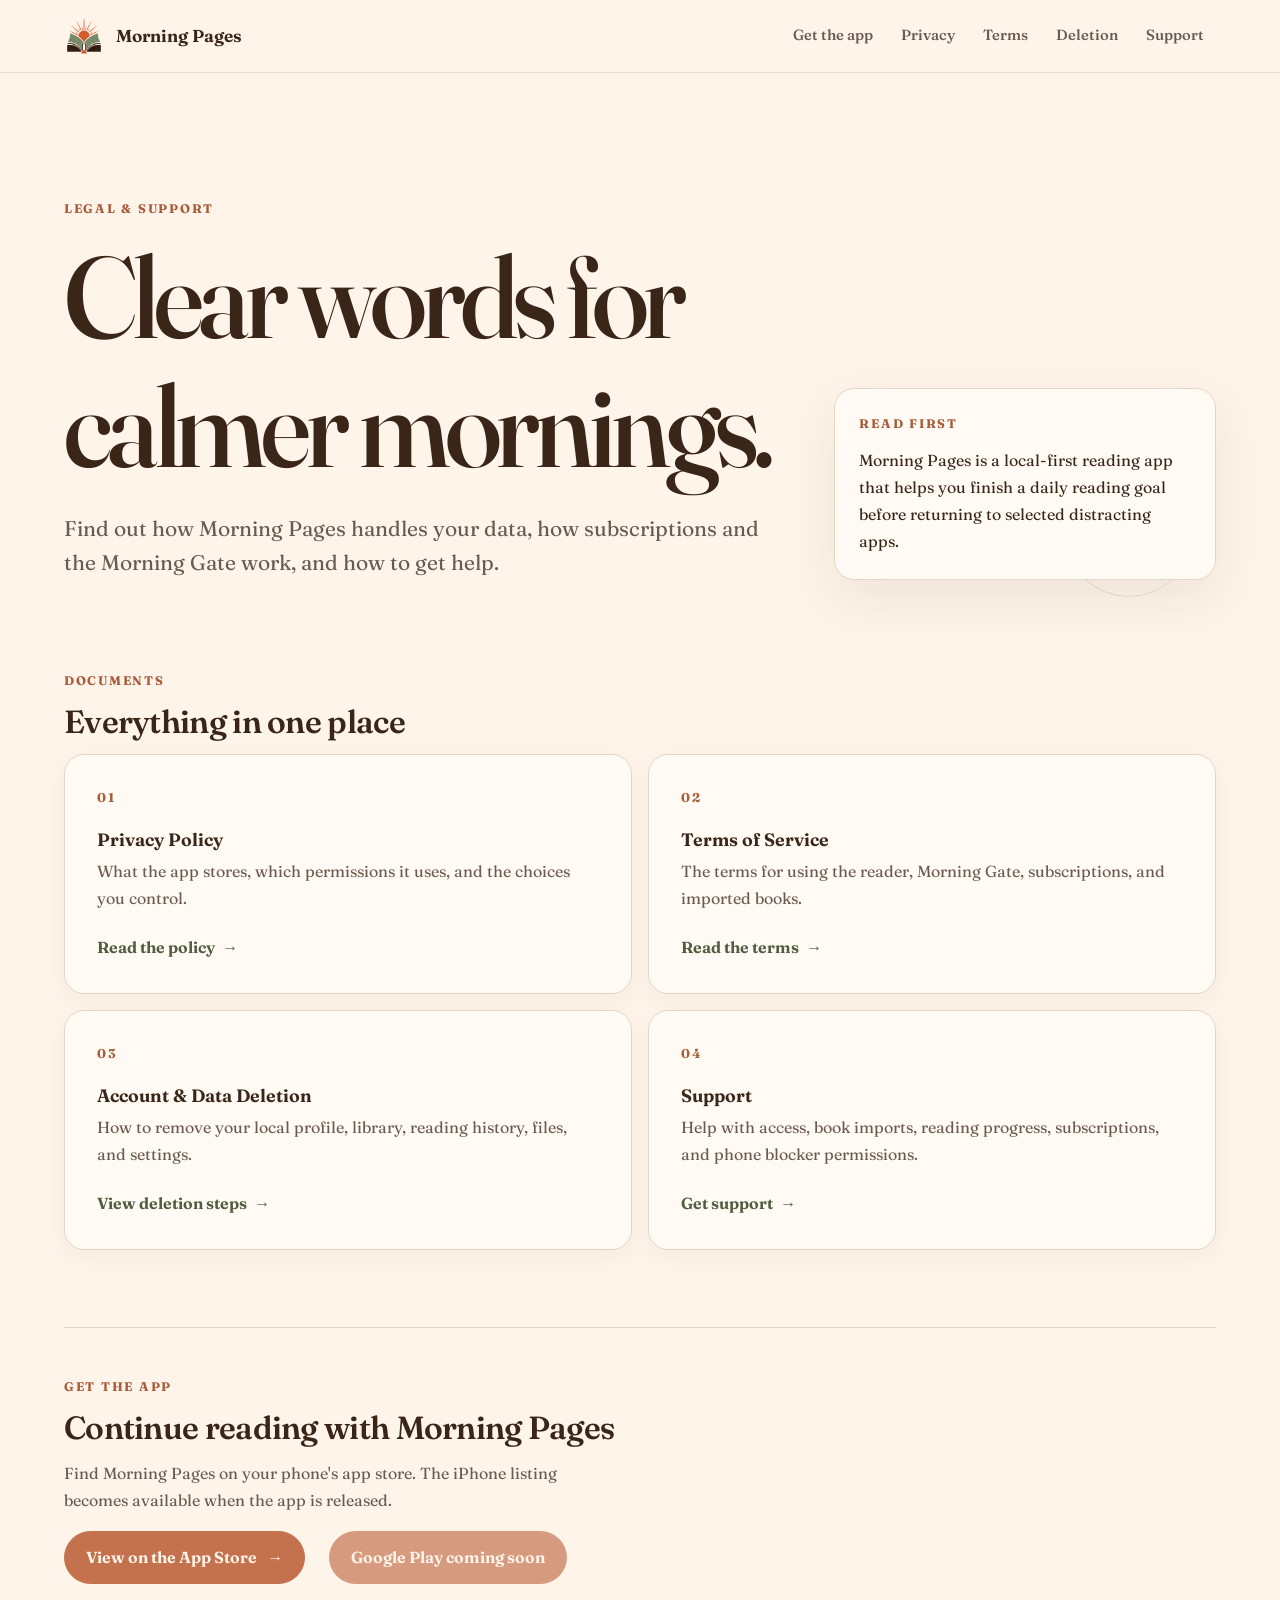
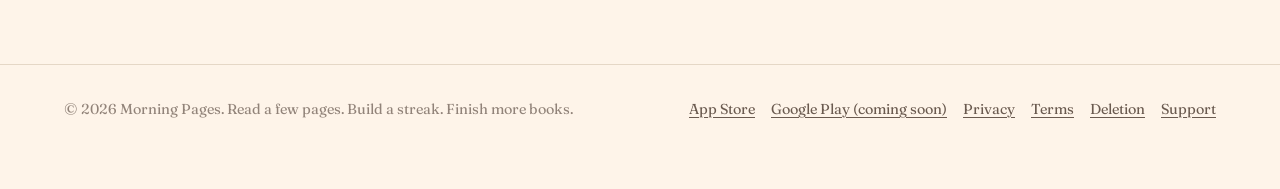
<file: index.html>
<!doctype html>
<html lang="en">
  <head>
    <meta charset="utf-8" />
    <meta name="viewport" content="width=device-width, initial-scale=1" />
    <meta name="theme-color" content="#FAF5EE" />
    <meta
      name="description"
      content="Privacy, terms, account deletion, and support for Morning Pages."
    />
    <title>Morning Pages | Legal & Support</title>
    <link rel="icon" href="./assets/favicon.png" />
    <link rel="stylesheet" href="./styles.css" />
    <script defer src="./script.js"></script>
  </head>
  <body>
    <a class="skip-link" href="#main">Skip to content</a>
    <header class="site-header">
      <div class="nav-shell">
        <a
          class="brand"
          href="./index.html"
          aria-label="Morning Pages legal home"
        >
          <img src="./assets/mark.png" alt="" />
          <span>Morning Pages</span>
        </a>
        <nav class="nav-links" aria-label="Legal navigation">
          <a href="#store-title">Get the app</a>
          <a href="./privacy/index.html">Privacy</a>
          <a href="./terms/index.html">Terms</a>
          <a href="./account-deletion/index.html">Deletion</a>
          <a href="./support/index.html">Support</a>
        </nav>
      </div>
    </header>

    <main id="main" class="page-shell">
      <section class="hero" aria-labelledby="page-title">
        <div>
          <p class="eyebrow">Legal & support</p>
          <h1 id="page-title">Clear words for calmer mornings.</h1>
          <p class="lede">
            Find out how Morning Pages handles your data, how subscriptions and
            the Morning Gate work, and how to get help.
          </p>
        </div>
        <aside class="hero-note" aria-label="About Morning Pages">
          <p class="eyebrow">Read first</p>
          <p>
            Morning Pages is a local-first reading app that helps you finish a
            daily reading goal before returning to selected distracting apps.
          </p>
        </aside>
      </section>

      <section aria-labelledby="documents-title">
        <p class="eyebrow">Documents</p>
        <h2 id="documents-title">Everything in one place</h2>
        <div class="cards">
          <a class="card" href="./privacy/index.html">
            <span class="card-number">01</span>
            <span>
              <h3>Privacy Policy</h3>
              <span class="card-copy"
                >What the app stores, which permissions it uses, and the choices
                you control.</span
              >
            </span>
            <span class="card-cta"
              >Read the policy <span aria-hidden="true">→</span></span
            >
          </a>
          <a class="card" href="./terms/index.html">
            <span class="card-number">02</span>
            <span>
              <h3>Terms of Service</h3>
              <span class="card-copy"
                >The terms for using the reader, Morning Gate, subscriptions,
                and imported books.</span
              >
            </span>
            <span class="card-cta"
              >Read the terms <span aria-hidden="true">→</span></span
            >
          </a>
          <a class="card" href="./account-deletion/index.html">
            <span class="card-number">03</span>
            <span>
              <h3>Account & Data Deletion</h3>
              <span class="card-copy"
                >How to remove your local profile, library, reading history,
                files, and settings.</span
              >
            </span>
            <span class="card-cta"
              >View deletion steps <span aria-hidden="true">→</span></span
            >
          </a>
          <a class="card" href="./support/index.html">
            <span class="card-number">04</span>
            <span>
              <h3>Support</h3>
              <span class="card-copy"
                >Help with access, book imports, reading progress,
                subscriptions, and phone blocker permissions.</span
              >
            </span>
            <span class="card-cta"
              >Get support <span aria-hidden="true">→</span></span
            >
          </a>
        </div>
      </section>
      <section class="store-section" aria-labelledby="store-title">
        <p class="eyebrow">Get the app</p>
        <h2 id="store-title">Continue reading with Morning Pages</h2>
        <p class="store-copy">
          Find Morning Pages on your phone's app store. The iPhone listing
          becomes available when the app is released.
        </p>
        <div class="store-actions">
          <a class="button" href="https://apps.apple.com/app/id6801025050">
            View on the App Store <span aria-hidden="true">→</span>
          </a>
          <span class="button store-coming-soon" aria-disabled="true">
            Google Play coming soon
          </span>
        </div>
      </section>
    </main>

    <footer class="site-footer">
      <div class="footer-shell">
        <p class="footer-copy">
          © <span data-current-year>2026</span> Morning Pages. Read a few pages.
          Build a streak. Finish more books.
        </p>
        <nav class="footer-links" aria-label="Footer navigation">
          <a href="https://apps.apple.com/app/id6801025050">App Store</a>
          <a href="#store-title">Google Play (coming soon)</a>
          <a href="./privacy/index.html">Privacy</a>
          <a href="./terms/index.html">Terms</a>
          <a href="./account-deletion/index.html">Deletion</a>
          <a href="./support/index.html">Support</a>
        </nav>
      </div>
    </footer>
  </body>
</html>
</file>
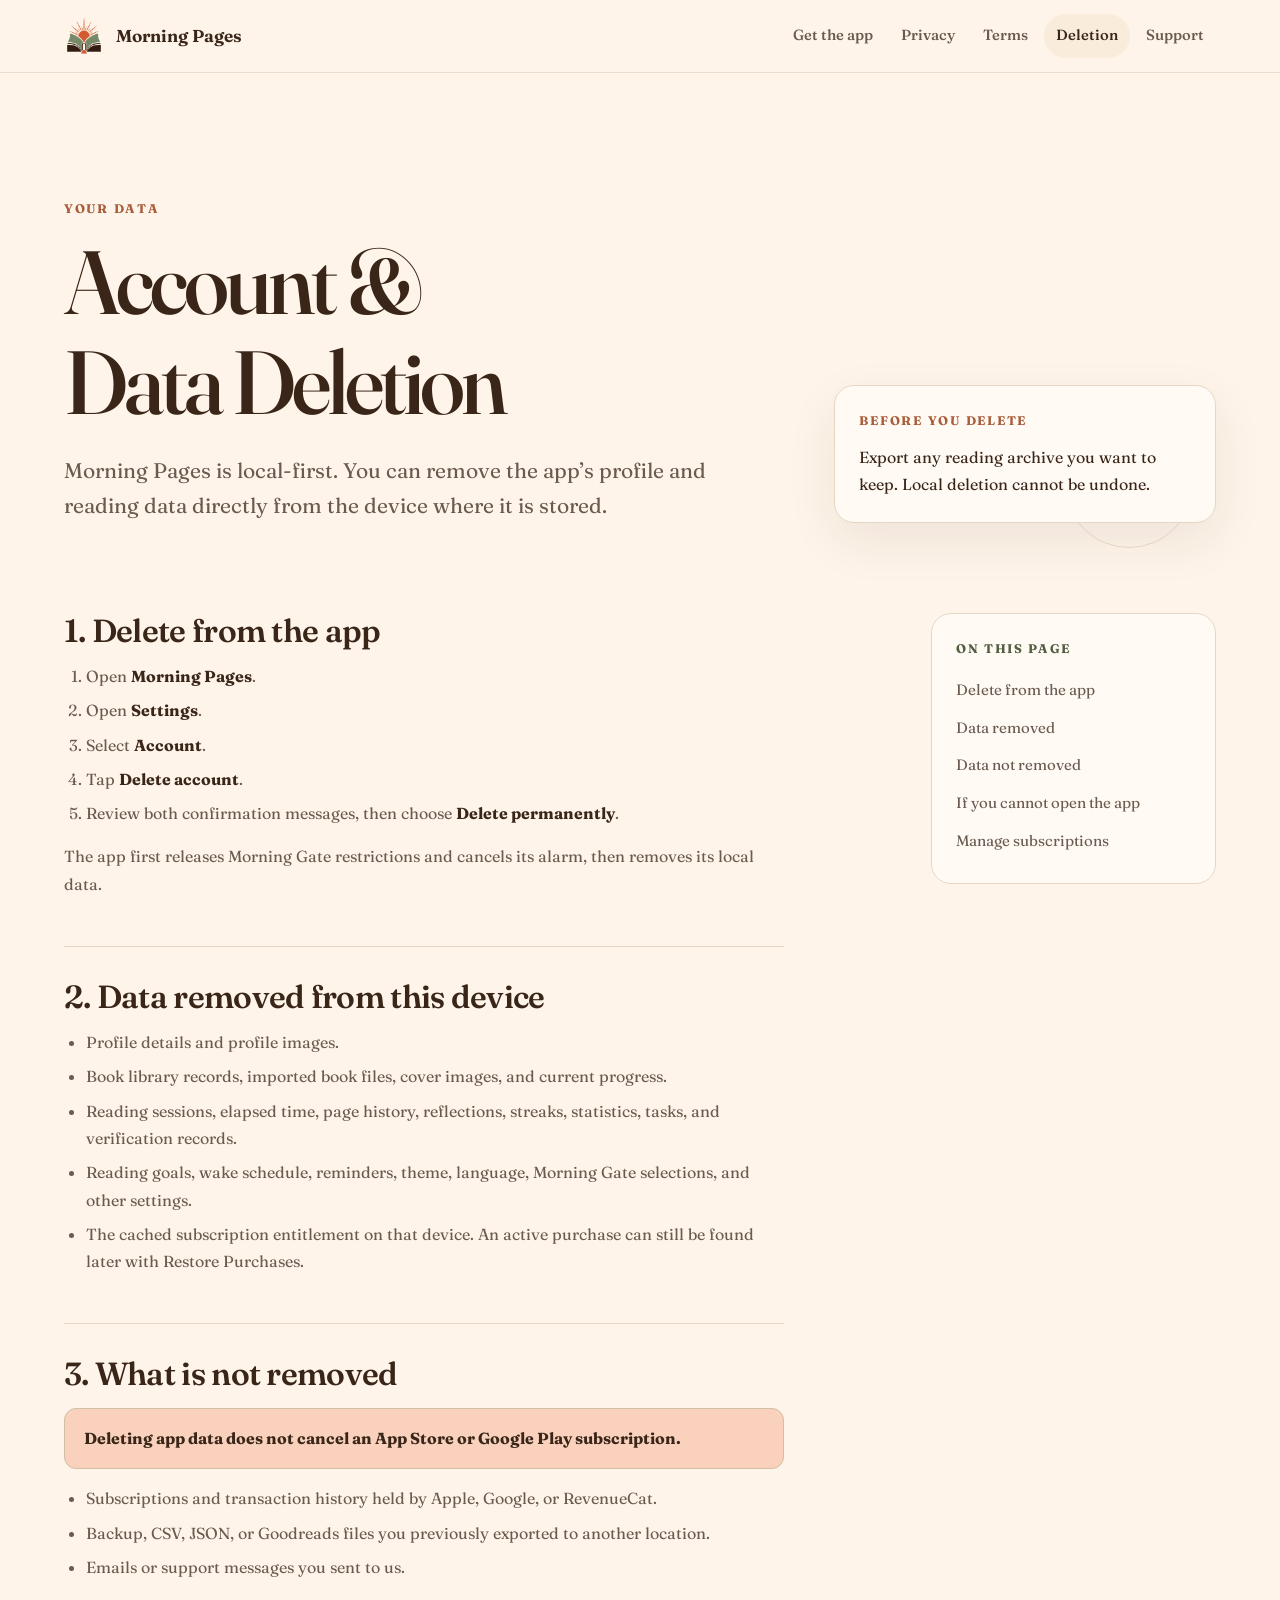
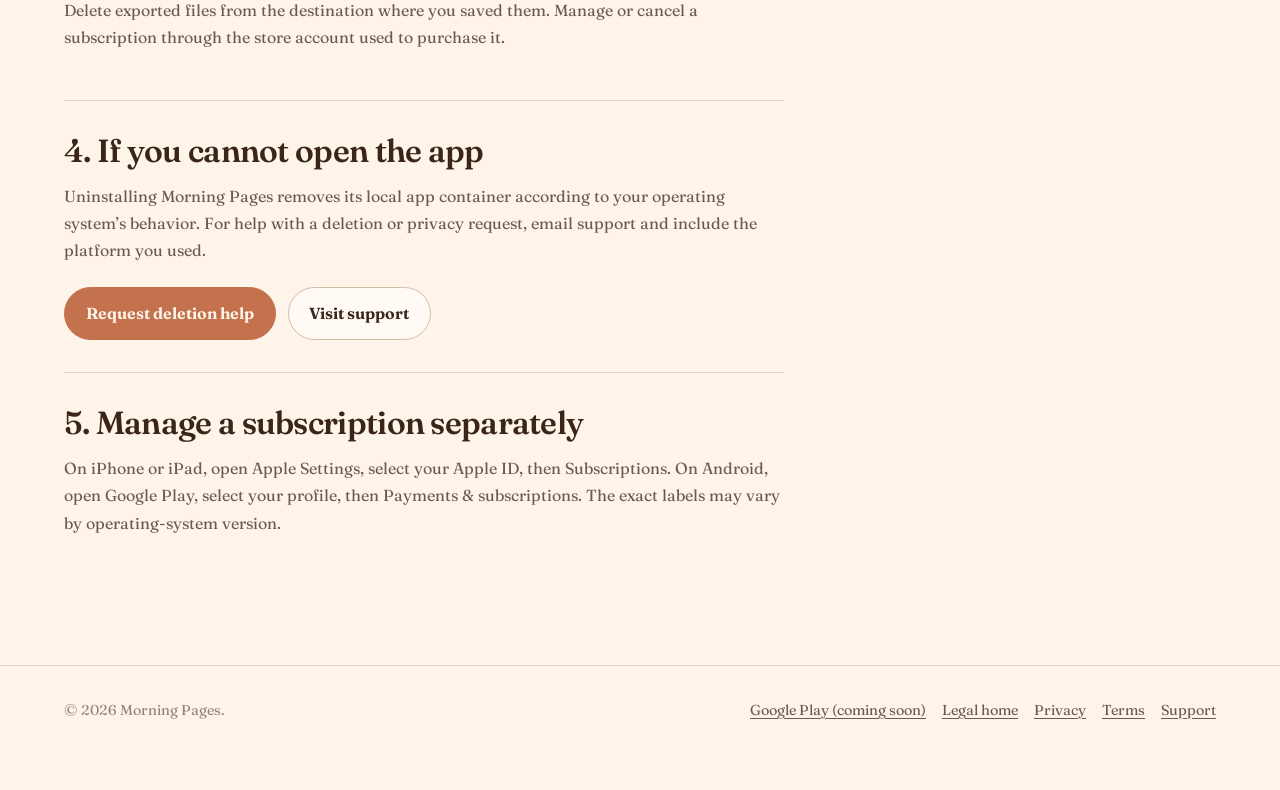
<file: account-deletion/index.html>
<!doctype html>
<html lang="en">
  <head>
    <meta charset="utf-8" />
    <meta name="viewport" content="width=device-width, initial-scale=1" />
    <meta name="theme-color" content="#FAF5EE" />
    <meta
      name="description"
      content="How to delete Morning Pages account and local app data."
    />
    <title>Account & Data Deletion | Morning Pages</title>
    <link rel="icon" href="../assets/favicon.png" />
    <link rel="stylesheet" href="../styles.css" />
    <script defer src="../script.js"></script>
  </head>
  <body>
    <a class="skip-link" href="#main">Skip to content</a>
    <header class="site-header">
      <div class="nav-shell">
        <a
          class="brand"
          href="../index.html"
          aria-label="Morning Pages legal home"
          ><img src="../assets/mark.png" alt="" /><span>Morning Pages</span></a
        >
        <nav class="nav-links" aria-label="Legal navigation">
          <a href="../index.html#store-title">Get the app</a
          >
          <a href="../privacy/index.html">Privacy</a
          ><a href="../terms/index.html">Terms</a
          ><a href="./index.html" aria-current="page">Deletion</a
          ><a href="../support/index.html">Support</a>
        </nav>
      </div>
    </header>
    <main id="main" class="page-shell">
      <header class="hero document-hero">
        <div>
          <p class="eyebrow">Your data</p>
          <h1>Account & Data Deletion</h1>
          <p class="lede">
            Morning Pages is local-first. You can remove the app’s profile and
            reading data directly from the device where it is stored.
          </p>
        </div>
        <aside class="hero-note">
          <p class="eyebrow">Before you delete</p>
          <p>
            Export any reading archive you want to keep. Local deletion cannot
            be undone.
          </p>
        </aside>
      </header>
      <div class="document-grid">
        <article class="document">
          <section id="steps">
            <h2>1. Delete from the app</h2>
            <ol>
              <li>Open <strong>Morning Pages</strong>.</li>
              <li>Open <strong>Settings</strong>.</li>
              <li>Select <strong>Account</strong>.</li>
              <li>Tap <strong>Delete account</strong>.</li>
              <li>
                Review both confirmation messages, then choose
                <strong>Delete permanently</strong>.
              </li>
            </ol>
            <p>
              The app first releases Morning Gate restrictions and cancels its
              alarm, then removes its local data.
            </p>
          </section>
          <section id="removed">
            <h2>2. Data removed from this device</h2>
            <ul>
              <li>Profile details and profile images.</li>
              <li>
                Book library records, imported book files, cover images, and
                current progress.
              </li>
              <li>
                Reading sessions, elapsed time, page history, reflections,
                streaks, statistics, tasks, and verification records.
              </li>
              <li>
                Reading goals, wake schedule, reminders, theme, language,
                Morning Gate selections, and other settings.
              </li>
              <li>
                The cached subscription entitlement on that device. An active
                purchase can still be found later with Restore Purchases.
              </li>
            </ul>
          </section>
          <section id="not-removed">
            <h2>3. What is not removed</h2>
            <div class="notice danger">
              <p>
                <strong
                  >Deleting app data does not cancel an App Store or Google Play
                  subscription.</strong
                >
              </p>
            </div>
            <ul>
              <li>
                Subscriptions and transaction history held by Apple, Google, or
                RevenueCat.
              </li>
              <li>
                Backup, CSV, JSON, or Goodreads files you previously exported to
                another location.
              </li>
              <li>Emails or support messages you sent to us.</li>
            </ul>
            <p>
              Delete exported files from the destination where you saved them.
              Manage or cancel a subscription through the store account used to
              purchase it.
            </p>
          </section>
          <section id="cant-access">
            <h2>4. If you cannot open the app</h2>
            <p>
              Uninstalling Morning Pages removes its local app container
              according to your operating system’s behavior. For help with a
              deletion or privacy request, email support and include the
              platform you used.
            </p>
            <div class="button-row">
              <a
                class="button"
                href="mailto:devmile45@gmail.com?subject=Morning%20Pages%20Data%20Deletion%20Request"
                >Request deletion help</a
              ><a class="button secondary" href="../support/index.html"
                >Visit support</a
              >
            </div>
          </section>
          <section id="store">
            <h2>5. Manage a subscription separately</h2>
            <p>
              On iPhone or iPad, open Apple Settings, select your Apple ID, then
              Subscriptions. On Android, open Google Play, select your profile,
              then Payments & subscriptions. The exact labels may vary by
              operating-system version.
            </p>
          </section>
        </article>
        <aside class="toc" aria-label="On this page">
          <p class="toc-title">On this page</p>
          <a href="#steps">Delete from the app</a
          ><a href="#removed">Data removed</a
          ><a href="#not-removed">Data not removed</a
          ><a href="#cant-access">If you cannot open the app</a
          ><a href="#store">Manage subscriptions</a>
        </aside>
      </div>
    </main>
    <footer class="site-footer">
      <div class="footer-shell">
        <p class="footer-copy">
          © <span data-current-year>2026</span> Morning Pages.
        </p>
        <nav class="footer-links" aria-label="Footer navigation">
          <a href="../index.html#store-title">Google Play (coming soon)</a
          >
          <a href="../index.html">Legal home</a
          ><a href="../privacy/index.html">Privacy</a
          ><a href="../terms/index.html">Terms</a
          ><a href="../support/index.html">Support</a>
        </nav>
      </div>
    </footer>
  </body>
</html>
</file>
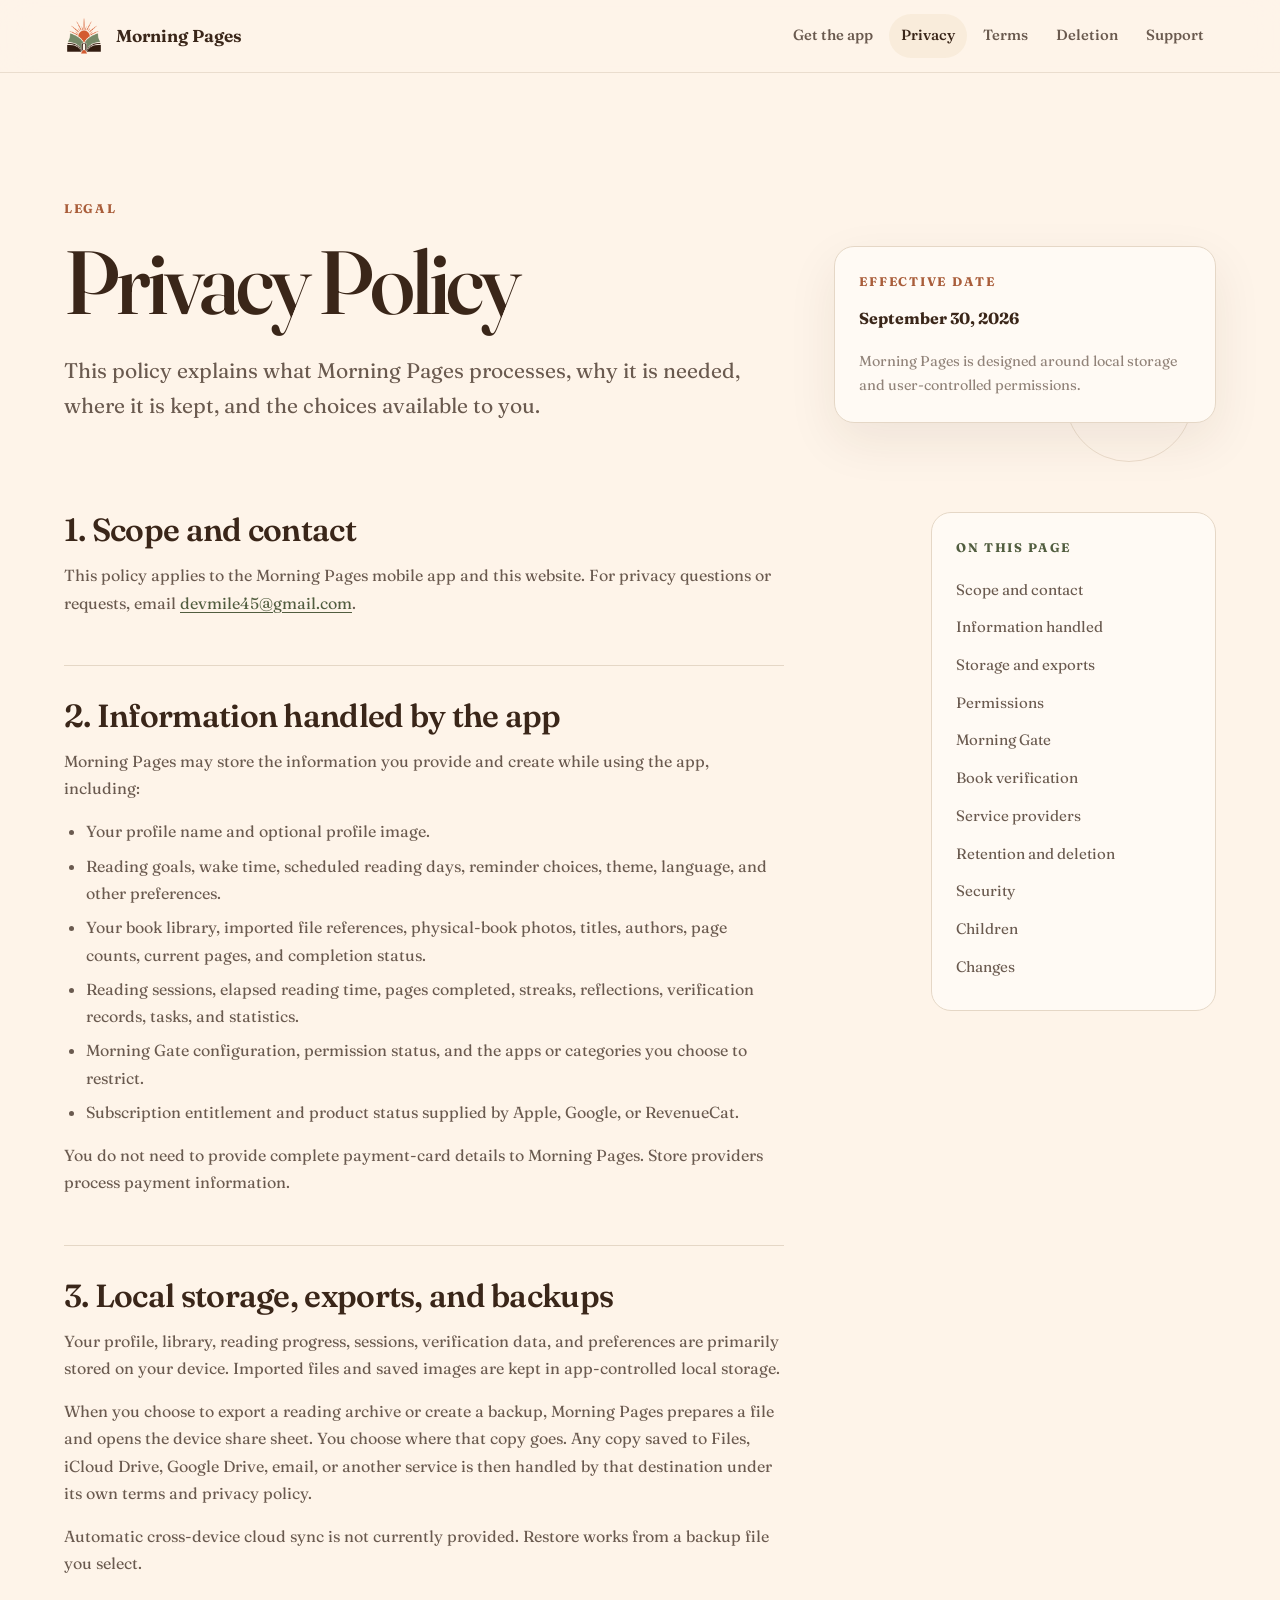
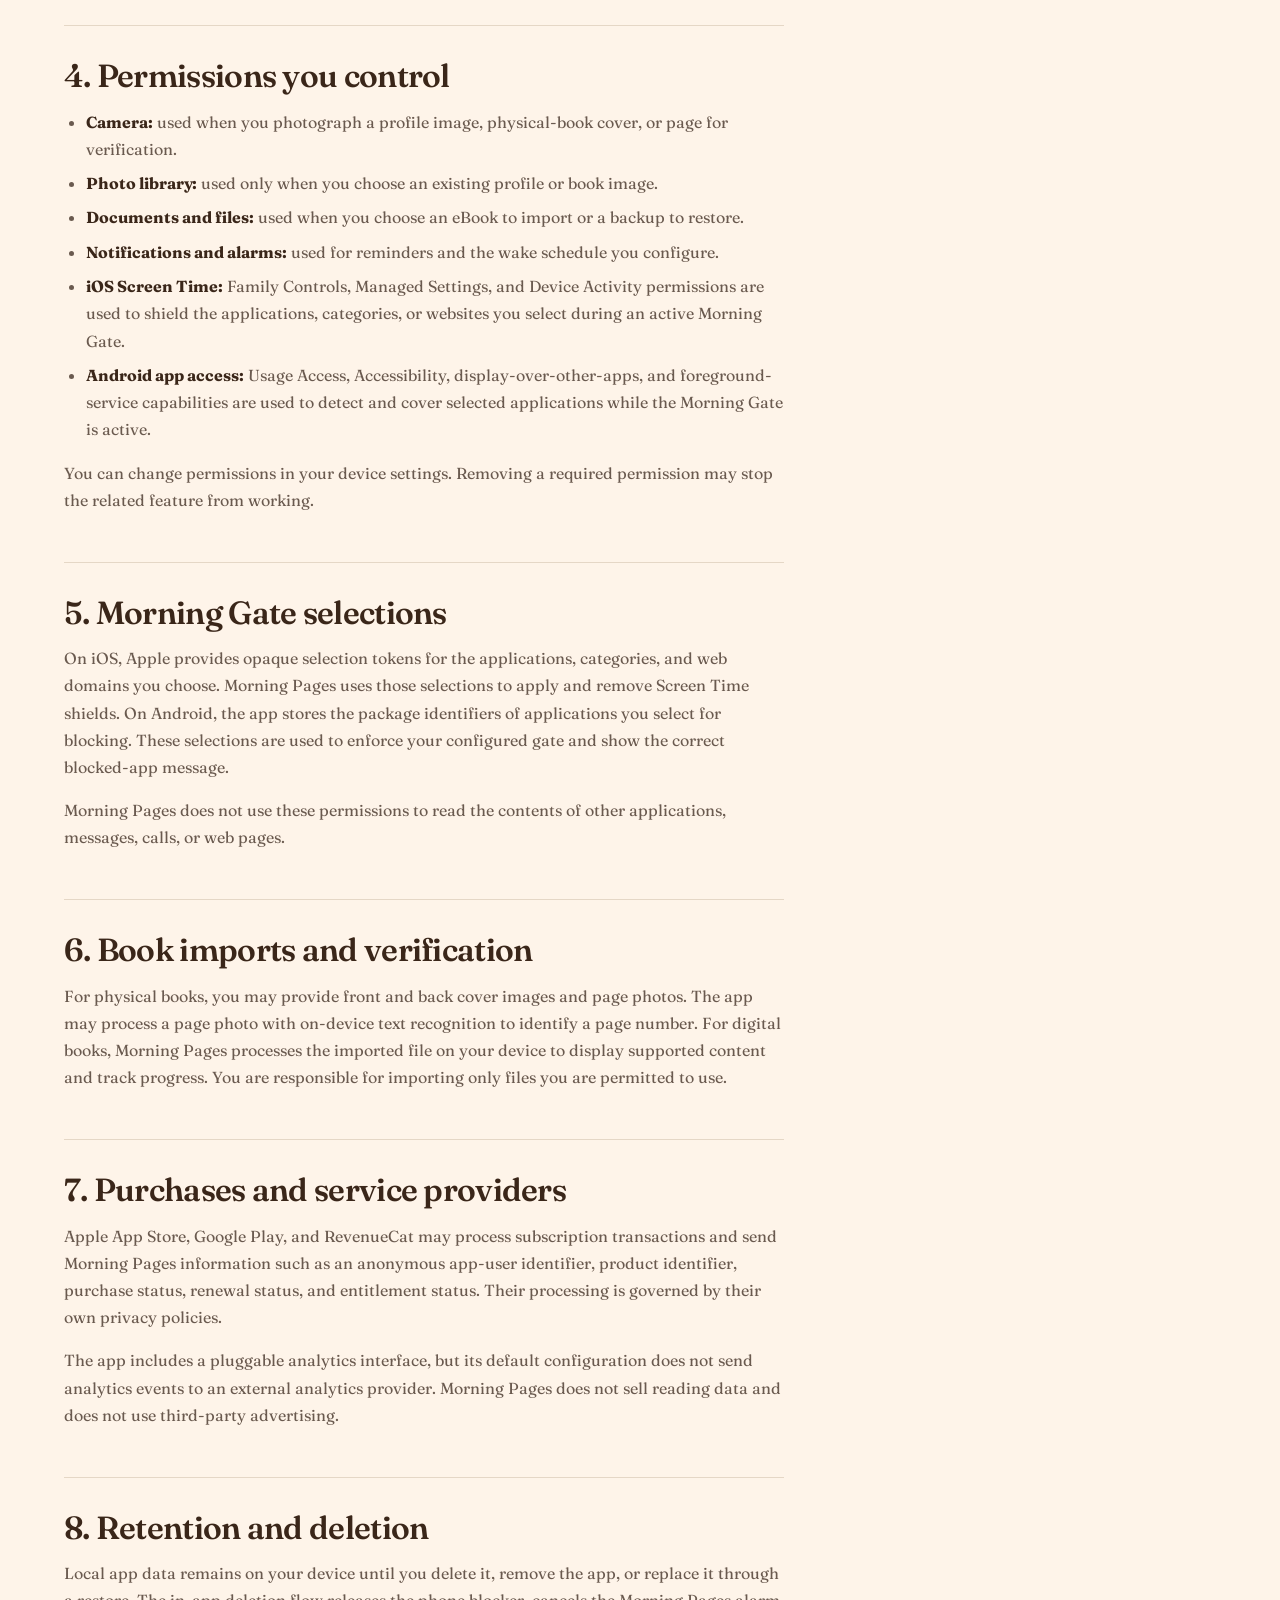
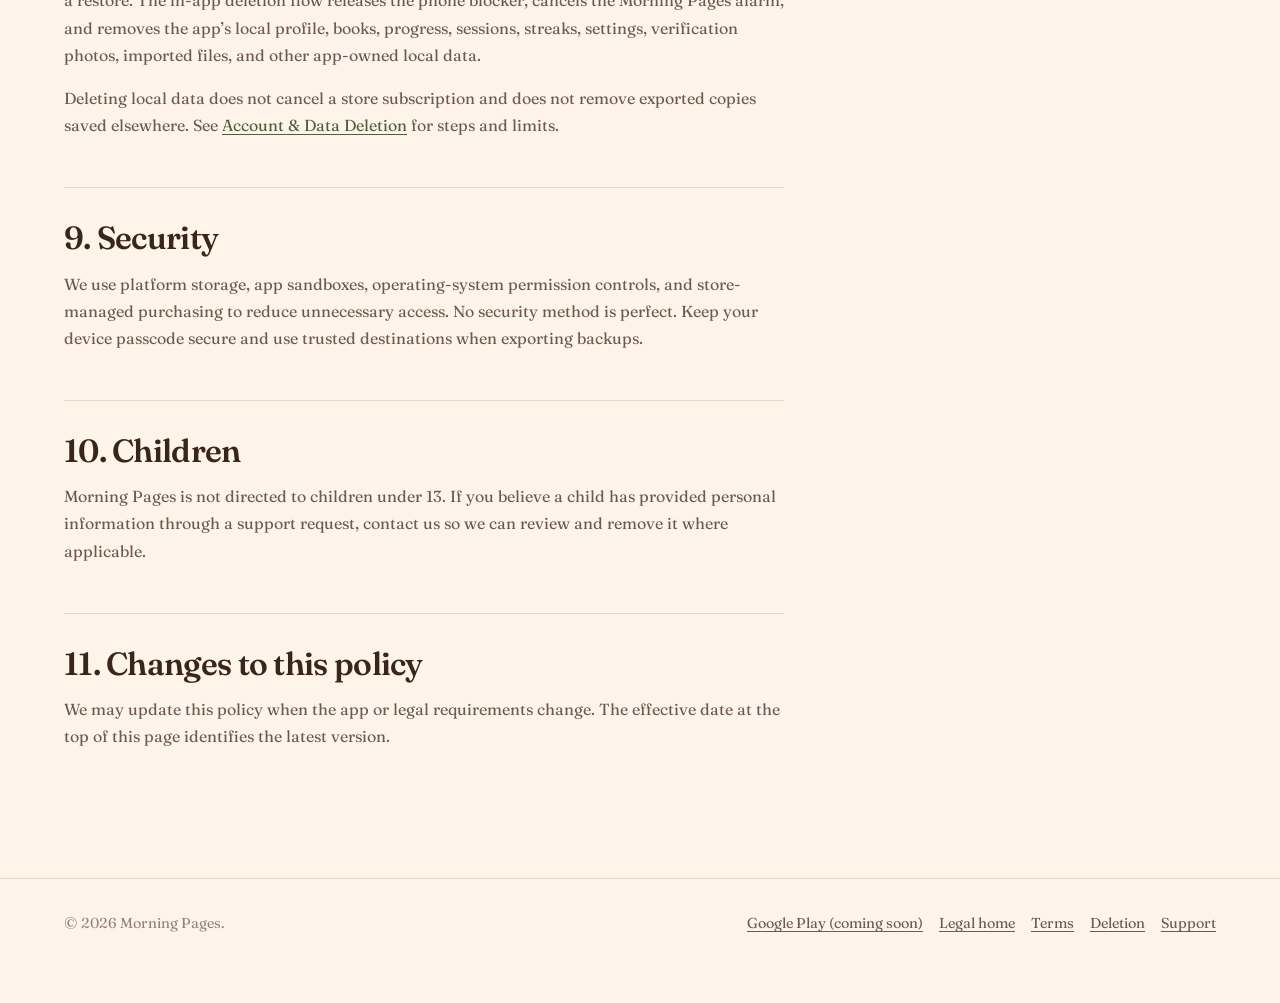
<file: privacy/index.html>
<!doctype html>
<html lang="en">
  <head>
    <meta charset="utf-8" />
    <meta name="viewport" content="width=device-width, initial-scale=1" />
    <meta name="theme-color" content="#FAF5EE" />
    <meta name="description" content="Morning Pages privacy policy." />
    <title>Privacy Policy | Morning Pages</title>
    <link rel="icon" href="../assets/favicon.png" />
    <link rel="stylesheet" href="../styles.css" />
    <script defer src="../script.js"></script>
  </head>
  <body>
    <a class="skip-link" href="#main">Skip to content</a>
    <header class="site-header">
      <div class="nav-shell">
        <a
          class="brand"
          href="../index.html"
          aria-label="Morning Pages legal home"
          ><img src="../assets/mark.png" alt="" /><span>Morning Pages</span></a
        >
        <nav class="nav-links" aria-label="Legal navigation">
          <a href="../index.html#store-title">Get the app</a
          >
          <a href="./index.html" aria-current="page">Privacy</a
          ><a href="../terms/index.html">Terms</a
          ><a href="../account-deletion/index.html">Deletion</a
          ><a href="../support/index.html">Support</a>
        </nav>
      </div>
    </header>
    <main id="main" class="page-shell">
      <header class="hero document-hero">
        <div>
          <p class="eyebrow">Legal</p>
          <h1>Privacy Policy</h1>
          <p class="lede">
            This policy explains what Morning Pages processes, why it is needed,
            where it is kept, and the choices available to you.
          </p>
        </div>
        <aside class="hero-note">
          <p class="eyebrow">Effective date</p>
          <p><strong>September 30, 2026</strong></p>
          <p class="meta">
            Morning Pages is designed around local storage and user-controlled
            permissions.
          </p>
        </aside>
      </header>
      <div class="document-grid">
        <article class="document">
          <section id="scope">
            <h2>1. Scope and contact</h2>
            <p>
              This policy applies to the Morning Pages mobile app and this
              website. For privacy questions or requests, email
              <a
                href="mailto:devmile45@gmail.com?subject=Morning%20Pages%20Privacy%20Request"
                >devmile45@gmail.com</a
              >.
            </p>
          </section>
          <section id="data">
            <h2>2. Information handled by the app</h2>
            <p>
              Morning Pages may store the information you provide and create
              while using the app, including:
            </p>
            <ul>
              <li>Your profile name and optional profile image.</li>
              <li>
                Reading goals, wake time, scheduled reading days, reminder
                choices, theme, language, and other preferences.
              </li>
              <li>
                Your book library, imported file references, physical-book
                photos, titles, authors, page counts, current pages, and
                completion status.
              </li>
              <li>
                Reading sessions, elapsed reading time, pages completed,
                streaks, reflections, verification records, tasks, and
                statistics.
              </li>
              <li>
                Morning Gate configuration, permission status, and the apps or
                categories you choose to restrict.
              </li>
              <li>
                Subscription entitlement and product status supplied by Apple,
                Google, or RevenueCat.
              </li>
            </ul>
            <p>
              You do not need to provide complete payment-card details to
              Morning Pages. Store providers process payment information.
            </p>
          </section>
          <section id="storage">
            <h2>3. Local storage, exports, and backups</h2>
            <p>
              Your profile, library, reading progress, sessions, verification
              data, and preferences are primarily stored on your device.
              Imported files and saved images are kept in app-controlled local
              storage.
            </p>
            <p>
              When you choose to export a reading archive or create a backup,
              Morning Pages prepares a file and opens the device share sheet.
              You choose where that copy goes. Any copy saved to Files, iCloud
              Drive, Google Drive, email, or another service is then handled by
              that destination under its own terms and privacy policy.
            </p>
            <p>
              Automatic cross-device cloud sync is not currently provided.
              Restore works from a backup file you select.
            </p>
          </section>
          <section id="permissions">
            <h2>4. Permissions you control</h2>
            <ul>
              <li>
                <strong>Camera:</strong> used when you photograph a profile
                image, physical-book cover, or page for verification.
              </li>
              <li>
                <strong>Photo library:</strong> used only when you choose an
                existing profile or book image.
              </li>
              <li>
                <strong>Documents and files:</strong> used when you choose an
                eBook to import or a backup to restore.
              </li>
              <li>
                <strong>Notifications and alarms:</strong> used for reminders
                and the wake schedule you configure.
              </li>
              <li>
                <strong>iOS Screen Time:</strong> Family Controls, Managed
                Settings, and Device Activity permissions are used to shield the
                applications, categories, or websites you select during an
                active Morning Gate.
              </li>
              <li>
                <strong>Android app access:</strong> Usage Access,
                Accessibility, display-over-other-apps, and foreground-service
                capabilities are used to detect and cover selected applications
                while the Morning Gate is active.
              </li>
            </ul>
            <p>
              You can change permissions in your device settings. Removing a
              required permission may stop the related feature from working.
            </p>
          </section>
          <section id="blocker">
            <h2>5. Morning Gate selections</h2>
            <p>
              On iOS, Apple provides opaque selection tokens for the
              applications, categories, and web domains you choose. Morning
              Pages uses those selections to apply and remove Screen Time
              shields. On Android, the app stores the package identifiers of
              applications you select for blocking. These selections are used to
              enforce your configured gate and show the correct blocked-app
              message.
            </p>
            <p>
              Morning Pages does not use these permissions to read the contents
              of other applications, messages, calls, or web pages.
            </p>
          </section>
          <section id="verification">
            <h2>6. Book imports and verification</h2>
            <p>
              For physical books, you may provide front and back cover images
              and page photos. The app may process a page photo with on-device
              text recognition to identify a page number. For digital books,
              Morning Pages processes the imported file on your device to
              display supported content and track progress. You are responsible
              for importing only files you are permitted to use.
            </p>
          </section>
          <section id="providers">
            <h2>7. Purchases and service providers</h2>
            <p>
              Apple App Store, Google Play, and RevenueCat may process
              subscription transactions and send Morning Pages information such
              as an anonymous app-user identifier, product identifier, purchase
              status, renewal status, and entitlement status. Their processing
              is governed by their own privacy policies.
            </p>
            <p>
              The app includes a pluggable analytics interface, but its default
              configuration does not send analytics events to an external
              analytics provider. Morning Pages does not sell reading data and
              does not use third-party advertising.
            </p>
          </section>
          <section id="retention">
            <h2>8. Retention and deletion</h2>
            <p>
              Local app data remains on your device until you delete it, remove
              the app, or replace it through a restore. The in-app deletion flow
              releases the phone blocker, cancels the Morning Pages alarm, and
              removes the app’s local profile, books, progress, sessions,
              streaks, settings, verification photos, imported files, and other
              app-owned local data.
            </p>
            <p>
              Deleting local data does not cancel a store subscription and does
              not remove exported copies saved elsewhere. See
              <a href="../account-deletion/index.html"
                >Account & Data Deletion</a
              >
              for steps and limits.
            </p>
          </section>
          <section id="security">
            <h2>9. Security</h2>
            <p>
              We use platform storage, app sandboxes, operating-system
              permission controls, and store-managed purchasing to reduce
              unnecessary access. No security method is perfect. Keep your
              device passcode secure and use trusted destinations when exporting
              backups.
            </p>
          </section>
          <section id="children">
            <h2>10. Children</h2>
            <p>
              Morning Pages is not directed to children under 13. If you believe
              a child has provided personal information through a support
              request, contact us so we can review and remove it where
              applicable.
            </p>
          </section>
          <section id="changes">
            <h2>11. Changes to this policy</h2>
            <p>
              We may update this policy when the app or legal requirements
              change. The effective date at the top of this page identifies the
              latest version.
            </p>
          </section>
        </article>
        <aside class="toc" aria-label="On this page">
          <p class="toc-title">On this page</p>
          <a href="#scope">Scope and contact</a
          ><a href="#data">Information handled</a
          ><a href="#storage">Storage and exports</a
          ><a href="#permissions">Permissions</a
          ><a href="#blocker">Morning Gate</a
          ><a href="#verification">Book verification</a
          ><a href="#providers">Service providers</a
          ><a href="#retention">Retention and deletion</a
          ><a href="#security">Security</a><a href="#children">Children</a
          ><a href="#changes">Changes</a>
        </aside>
      </div>
    </main>
    <footer class="site-footer">
      <div class="footer-shell">
        <p class="footer-copy">
          © <span data-current-year>2026</span> Morning Pages.
        </p>
        <nav class="footer-links" aria-label="Footer navigation">
          <a href="../index.html#store-title">Google Play (coming soon)</a
          >
          <a href="../index.html">Legal home</a
          ><a href="../terms/index.html">Terms</a
          ><a href="../account-deletion/index.html">Deletion</a
          ><a href="../support/index.html">Support</a>
        </nav>
      </div>
    </footer>
  </body>
</html>
</file>
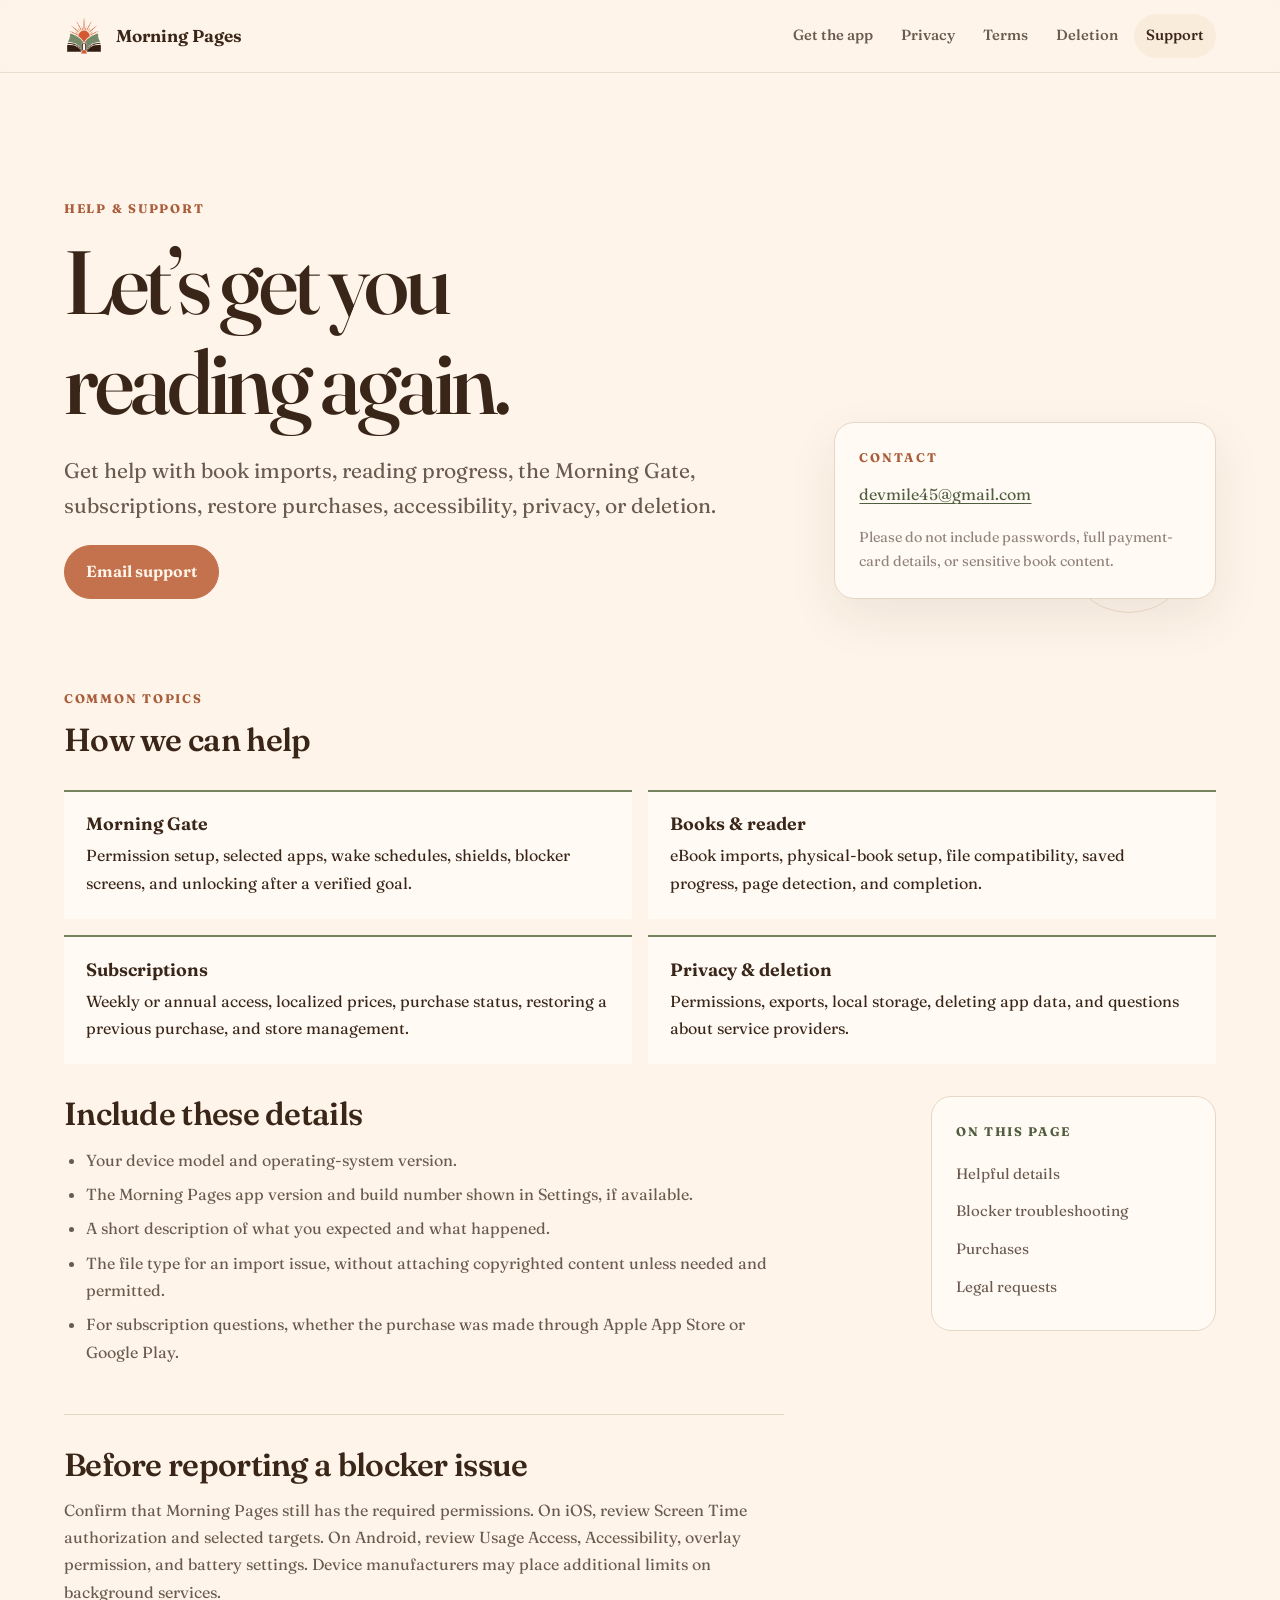
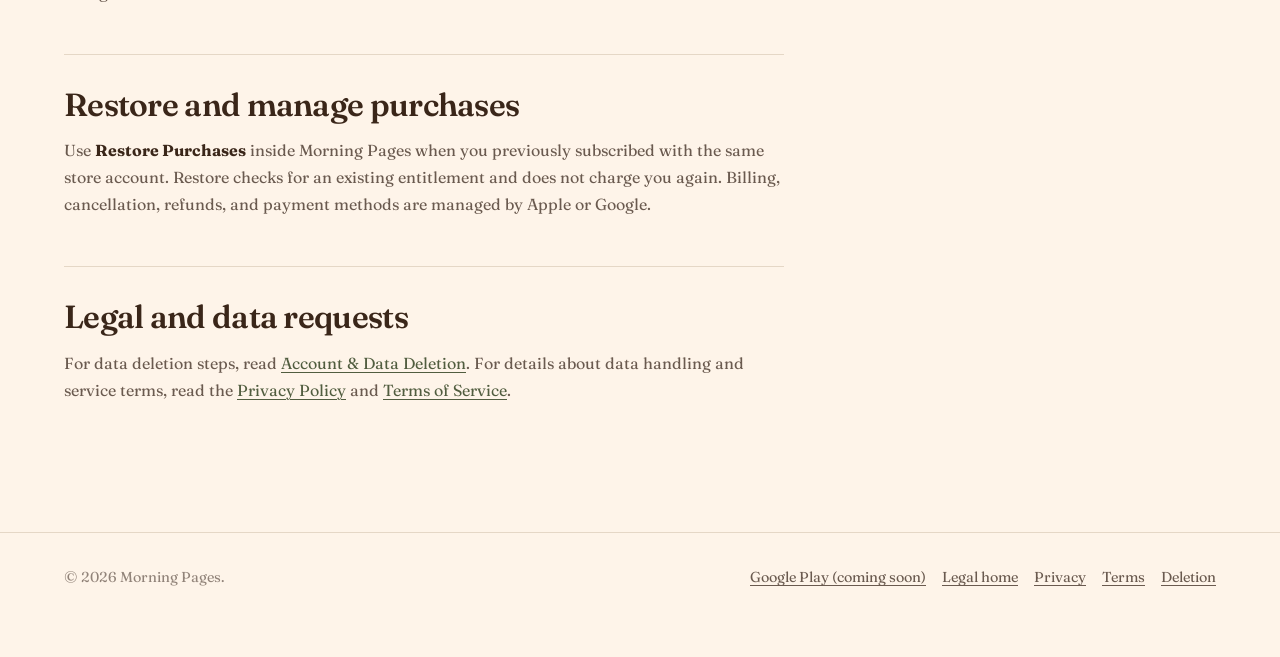
<file: support/index.html>
<!doctype html>
<html lang="en">
  <head>
    <meta charset="utf-8" />
    <meta name="viewport" content="width=device-width, initial-scale=1" />
    <meta name="theme-color" content="#FAF5EE" />
    <meta name="description" content="Morning Pages help and support." />
    <title>Support | Morning Pages</title>
    <link rel="icon" href="../assets/favicon.png" />
    <link rel="stylesheet" href="../styles.css" />
    <script defer src="../script.js"></script>
  </head>
  <body>
    <a class="skip-link" href="#main">Skip to content</a>
    <header class="site-header">
      <div class="nav-shell">
        <a
          class="brand"
          href="../index.html"
          aria-label="Morning Pages legal home"
          ><img src="../assets/mark.png" alt="" /><span>Morning Pages</span></a
        >
        <nav class="nav-links" aria-label="Legal navigation">
          <a href="../index.html#store-title">Get the app</a
          >
          <a href="../privacy/index.html">Privacy</a
          ><a href="../terms/index.html">Terms</a
          ><a href="../account-deletion/index.html">Deletion</a
          ><a href="./index.html" aria-current="page">Support</a>
        </nav>
      </div>
    </header>
    <main id="main" class="page-shell">
      <header class="hero document-hero">
        <div>
          <p class="eyebrow">Help & support</p>
          <h1>Let’s get you reading again.</h1>
          <p class="lede">
            Get help with book imports, reading progress, the Morning Gate,
            subscriptions, restore purchases, accessibility, privacy, or
            deletion.
          </p>
          <div class="button-row">
            <a
              class="button"
              href="mailto:devmile45@gmail.com?subject=Morning%20Pages%20Support%20Request"
              >Email support</a
            >
          </div>
        </div>
        <aside class="hero-note">
          <p class="eyebrow">Contact</p>
          <p><a href="mailto:devmile45@gmail.com">devmile45@gmail.com</a></p>
          <p class="meta">
            Please do not include passwords, full payment-card details, or
            sensitive book content.
          </p>
        </aside>
      </header>
      <section aria-labelledby="topics-title">
        <p class="eyebrow">Common topics</p>
        <h2 id="topics-title">How we can help</h2>
        <div class="support-list">
          <div class="support-item">
            <h3>Morning Gate</h3>
            <p>
              Permission setup, selected apps, wake schedules, shields, blocker
              screens, and unlocking after a verified goal.
            </p>
          </div>
          <div class="support-item">
            <h3>Books & reader</h3>
            <p>
              eBook imports, physical-book setup, file compatibility, saved
              progress, page detection, and completion.
            </p>
          </div>
          <div class="support-item">
            <h3>Subscriptions</h3>
            <p>
              Weekly or annual access, localized prices, purchase status,
              restoring a previous purchase, and store management.
            </p>
          </div>
          <div class="support-item">
            <h3>Privacy & deletion</h3>
            <p>
              Permissions, exports, local storage, deleting app data, and
              questions about service providers.
            </p>
          </div>
        </div>
      </section>
      <div class="document-grid">
        <article class="document">
          <section id="details">
            <h2>Include these details</h2>
            <ul>
              <li>Your device model and operating-system version.</li>
              <li>
                The Morning Pages app version and build number shown in
                Settings, if available.
              </li>
              <li>
                A short description of what you expected and what happened.
              </li>
              <li>
                The file type for an import issue, without attaching copyrighted
                content unless needed and permitted.
              </li>
              <li>
                For subscription questions, whether the purchase was made
                through Apple App Store or Google Play.
              </li>
            </ul>
          </section>
          <section id="blocker">
            <h2>Before reporting a blocker issue</h2>
            <p>
              Confirm that Morning Pages still has the required permissions. On
              iOS, review Screen Time authorization and selected targets. On
              Android, review Usage Access, Accessibility, overlay permission,
              and battery settings. Device manufacturers may place additional
              limits on background services.
            </p>
          </section>
          <section id="purchase">
            <h2>Restore and manage purchases</h2>
            <p>
              Use <strong>Restore Purchases</strong> inside Morning Pages when
              you previously subscribed with the same store account. Restore
              checks for an existing entitlement and does not charge you again.
              Billing, cancellation, refunds, and payment methods are managed by
              Apple or Google.
            </p>
          </section>
          <section id="legal">
            <h2>Legal and data requests</h2>
            <p>
              For data deletion steps, read
              <a href="../account-deletion/index.html"
                >Account & Data Deletion</a
              >. For details about data handling and service terms, read the
              <a href="../privacy/index.html">Privacy Policy</a> and
              <a href="../terms/index.html">Terms of Service</a>.
            </p>
          </section>
        </article>
        <aside class="toc" aria-label="On this page">
          <p class="toc-title">On this page</p>
          <a href="#details">Helpful details</a
          ><a href="#blocker">Blocker troubleshooting</a
          ><a href="#purchase">Purchases</a><a href="#legal">Legal requests</a>
        </aside>
      </div>
    </main>
    <footer class="site-footer">
      <div class="footer-shell">
        <p class="footer-copy">
          © <span data-current-year>2026</span> Morning Pages.
        </p>
        <nav class="footer-links" aria-label="Footer navigation">
          <a href="../index.html#store-title">Google Play (coming soon)</a
          >
          <a href="../index.html">Legal home</a
          ><a href="../privacy/index.html">Privacy</a
          ><a href="../terms/index.html">Terms</a
          ><a href="../account-deletion/index.html">Deletion</a>
        </nav>
      </div>
    </footer>
  </body>
</html>
</file>
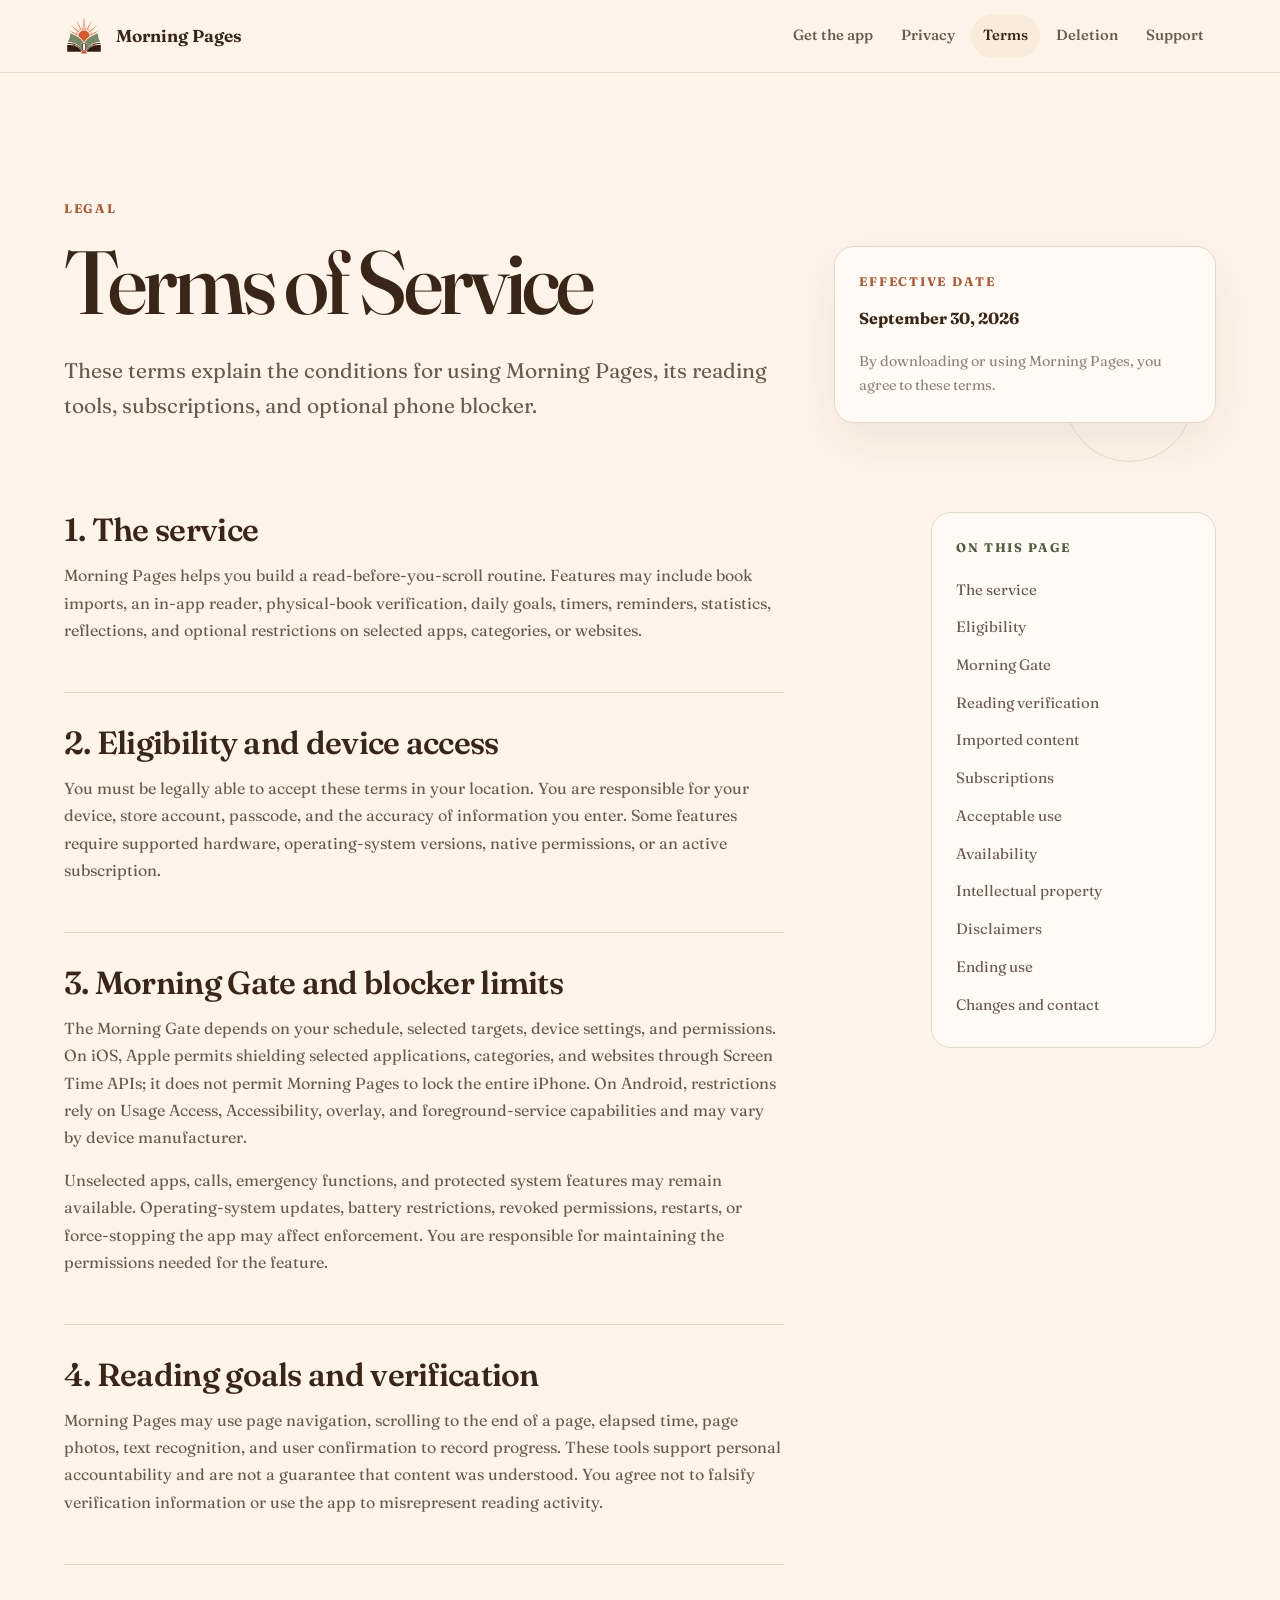
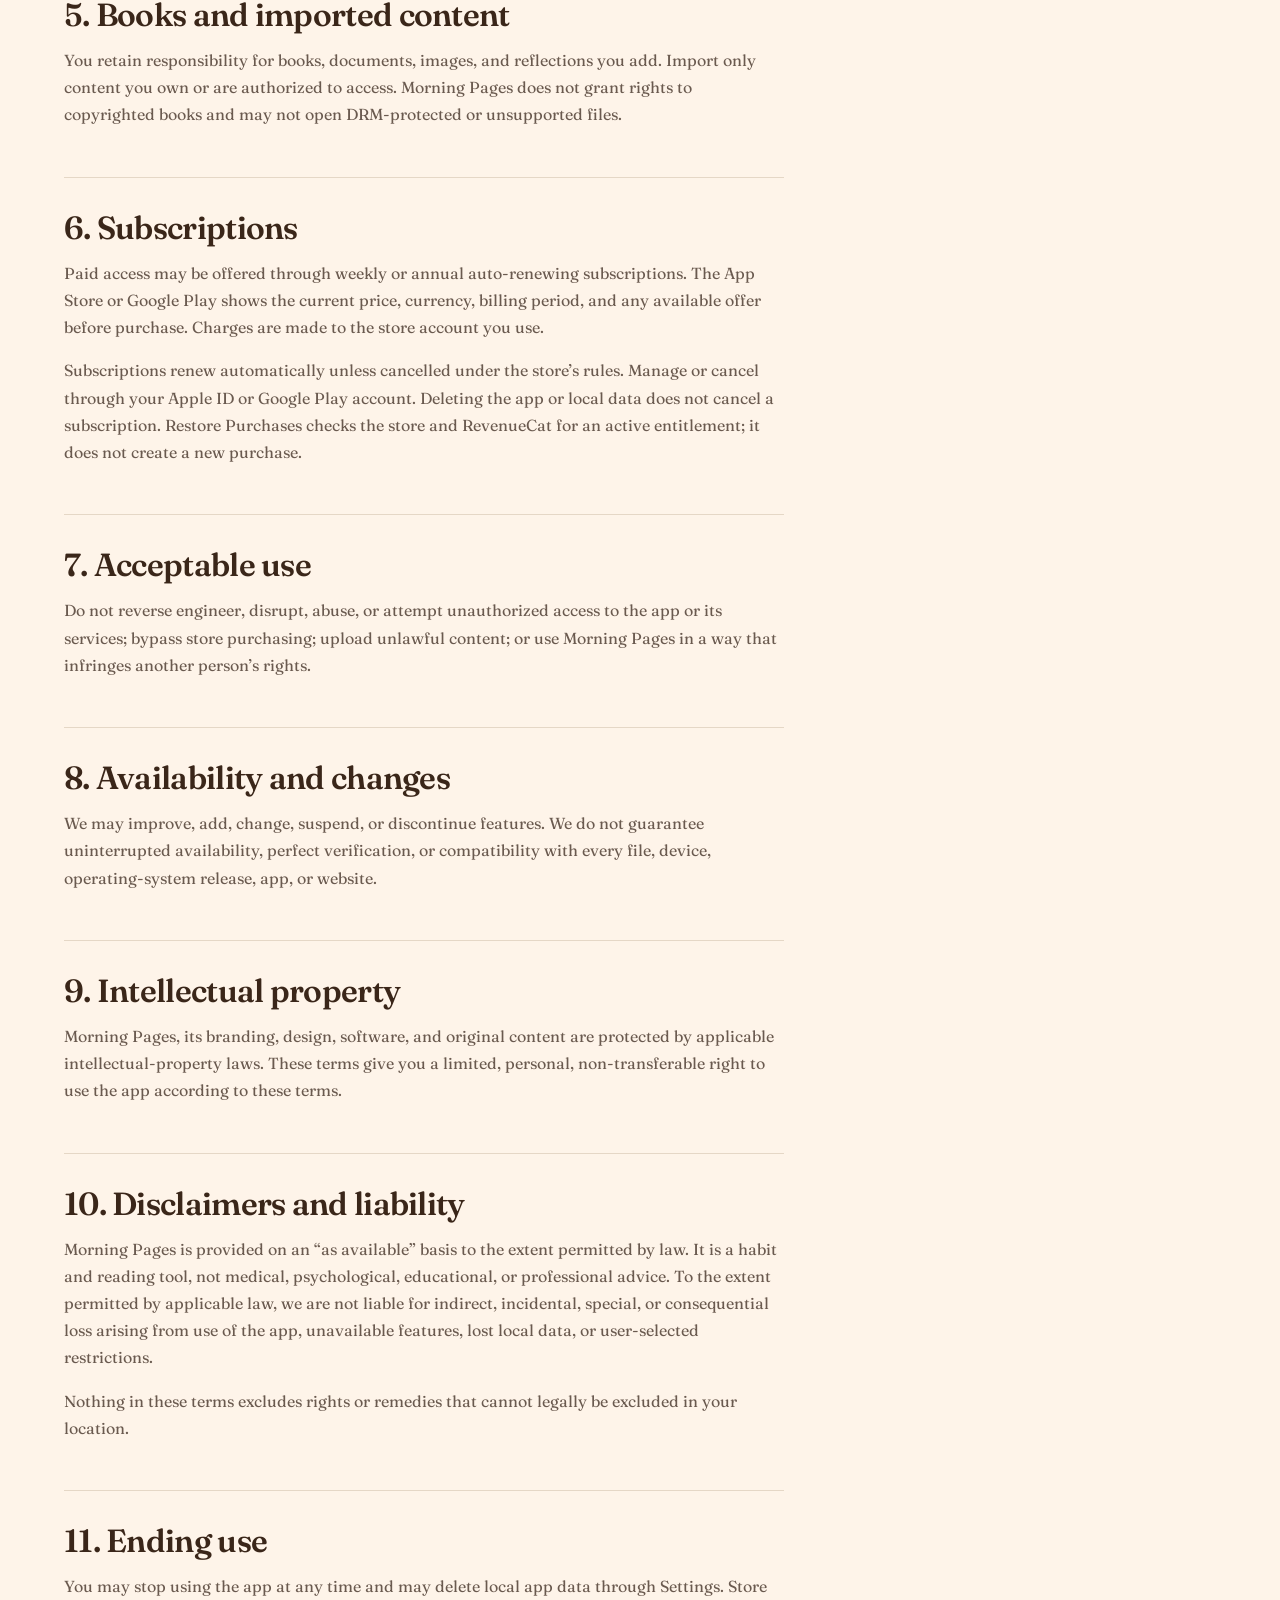
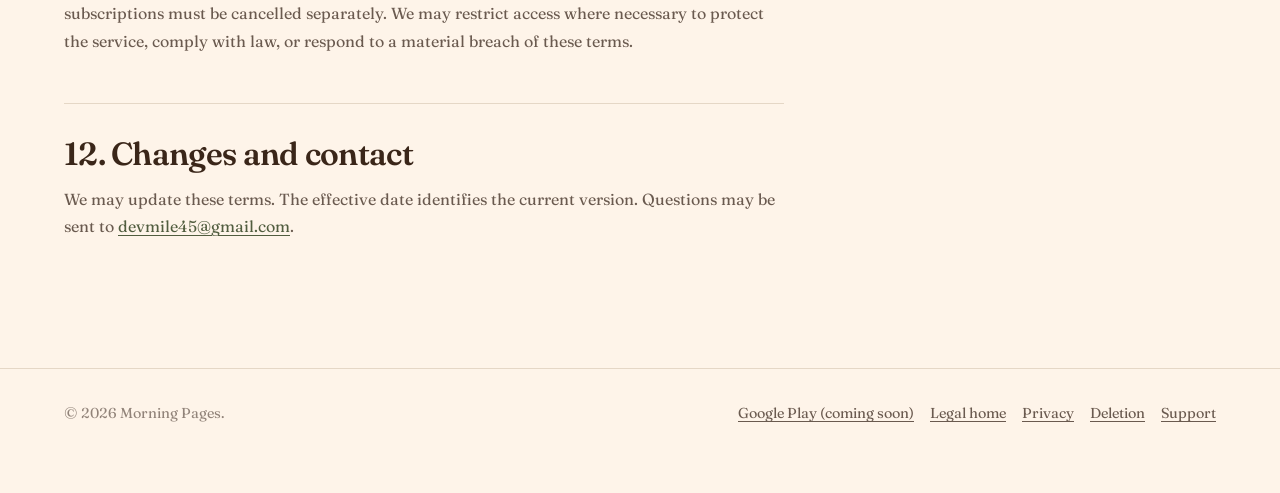
<file: terms/index.html>
<!doctype html>
<html lang="en">
  <head>
    <meta charset="utf-8" />
    <meta name="viewport" content="width=device-width, initial-scale=1" />
    <meta name="theme-color" content="#FAF5EE" />
    <meta name="description" content="Morning Pages terms of service." />
    <title>Terms of Service | Morning Pages</title>
    <link rel="icon" href="../assets/favicon.png" />
    <link rel="stylesheet" href="../styles.css" />
    <script defer src="../script.js"></script>
  </head>
  <body>
    <a class="skip-link" href="#main">Skip to content</a>
    <header class="site-header">
      <div class="nav-shell">
        <a
          class="brand"
          href="../index.html"
          aria-label="Morning Pages legal home"
          ><img src="../assets/mark.png" alt="" /><span>Morning Pages</span></a
        >
        <nav class="nav-links" aria-label="Legal navigation">
          <a href="../index.html#store-title">Get the app</a
          >
          <a href="../privacy/index.html">Privacy</a
          ><a href="./index.html" aria-current="page">Terms</a
          ><a href="../account-deletion/index.html">Deletion</a
          ><a href="../support/index.html">Support</a>
        </nav>
      </div>
    </header>
    <main id="main" class="page-shell">
      <header class="hero document-hero">
        <div>
          <p class="eyebrow">Legal</p>
          <h1>Terms of Service</h1>
          <p class="lede">
            These terms explain the conditions for using Morning Pages, its
            reading tools, subscriptions, and optional phone blocker.
          </p>
        </div>
        <aside class="hero-note">
          <p class="eyebrow">Effective date</p>
          <p><strong>September 30, 2026</strong></p>
          <p class="meta">
            By downloading or using Morning Pages, you agree to these terms.
          </p>
        </aside>
      </header>
      <div class="document-grid">
        <article class="document">
          <section id="service">
            <h2>1. The service</h2>
            <p>
              Morning Pages helps you build a read-before-you-scroll routine.
              Features may include book imports, an in-app reader, physical-book
              verification, daily goals, timers, reminders, statistics,
              reflections, and optional restrictions on selected apps,
              categories, or websites.
            </p>
          </section>
          <section id="eligibility">
            <h2>2. Eligibility and device access</h2>
            <p>
              You must be legally able to accept these terms in your location.
              You are responsible for your device, store account, passcode, and
              the accuracy of information you enter. Some features require
              supported hardware, operating-system versions, native permissions,
              or an active subscription.
            </p>
          </section>
          <section id="gate">
            <h2>3. Morning Gate and blocker limits</h2>
            <p>
              The Morning Gate depends on your schedule, selected targets,
              device settings, and permissions. On iOS, Apple permits shielding
              selected applications, categories, and websites through Screen
              Time APIs; it does not permit Morning Pages to lock the entire
              iPhone. On Android, restrictions rely on Usage Access,
              Accessibility, overlay, and foreground-service capabilities and
              may vary by device manufacturer.
            </p>
            <p>
              Unselected apps, calls, emergency functions, and protected system
              features may remain available. Operating-system updates, battery
              restrictions, revoked permissions, restarts, or force-stopping the
              app may affect enforcement. You are responsible for maintaining
              the permissions needed for the feature.
            </p>
          </section>
          <section id="reading">
            <h2>4. Reading goals and verification</h2>
            <p>
              Morning Pages may use page navigation, scrolling to the end of a
              page, elapsed time, page photos, text recognition, and user
              confirmation to record progress. These tools support personal
              accountability and are not a guarantee that content was
              understood. You agree not to falsify verification information or
              use the app to misrepresent reading activity.
            </p>
          </section>
          <section id="content">
            <h2>5. Books and imported content</h2>
            <p>
              You retain responsibility for books, documents, images, and
              reflections you add. Import only content you own or are authorized
              to access. Morning Pages does not grant rights to copyrighted
              books and may not open DRM-protected or unsupported files.
            </p>
          </section>
          <section id="subscriptions">
            <h2>6. Subscriptions</h2>
            <p>
              Paid access may be offered through weekly or annual auto-renewing
              subscriptions. The App Store or Google Play shows the current
              price, currency, billing period, and any available offer before
              purchase. Charges are made to the store account you use.
            </p>
            <p>
              Subscriptions renew automatically unless cancelled under the
              store’s rules. Manage or cancel through your Apple ID or Google
              Play account. Deleting the app or local data does not cancel a
              subscription. Restore Purchases checks the store and RevenueCat
              for an active entitlement; it does not create a new purchase.
            </p>
          </section>
          <section id="acceptable-use">
            <h2>7. Acceptable use</h2>
            <p>
              Do not reverse engineer, disrupt, abuse, or attempt unauthorized
              access to the app or its services; bypass store purchasing; upload
              unlawful content; or use Morning Pages in a way that infringes
              another person’s rights.
            </p>
          </section>
          <section id="availability">
            <h2>8. Availability and changes</h2>
            <p>
              We may improve, add, change, suspend, or discontinue features. We
              do not guarantee uninterrupted availability, perfect verification,
              or compatibility with every file, device, operating-system
              release, app, or website.
            </p>
          </section>
          <section id="ip">
            <h2>9. Intellectual property</h2>
            <p>
              Morning Pages, its branding, design, software, and original
              content are protected by applicable intellectual-property laws.
              These terms give you a limited, personal, non-transferable right
              to use the app according to these terms.
            </p>
          </section>
          <section id="disclaimer">
            <h2>10. Disclaimers and liability</h2>
            <p>
              Morning Pages is provided on an “as available” basis to the extent
              permitted by law. It is a habit and reading tool, not medical,
              psychological, educational, or professional advice. To the extent
              permitted by applicable law, we are not liable for indirect,
              incidental, special, or consequential loss arising from use of the
              app, unavailable features, lost local data, or user-selected
              restrictions.
            </p>
            <p>
              Nothing in these terms excludes rights or remedies that cannot
              legally be excluded in your location.
            </p>
          </section>
          <section id="termination">
            <h2>11. Ending use</h2>
            <p>
              You may stop using the app at any time and may delete local app
              data through Settings. Store subscriptions must be cancelled
              separately. We may restrict access where necessary to protect the
              service, comply with law, or respond to a material breach of these
              terms.
            </p>
          </section>
          <section id="changes">
            <h2>12. Changes and contact</h2>
            <p>
              We may update these terms. The effective date identifies the
              current version. Questions may be sent to
              <a
                href="mailto:devmile45@gmail.com?subject=Morning%20Pages%20Terms%20Question"
                >devmile45@gmail.com</a
              >.
            </p>
          </section>
        </article>
        <aside class="toc" aria-label="On this page">
          <p class="toc-title">On this page</p>
          <a href="#service">The service</a
          ><a href="#eligibility">Eligibility</a><a href="#gate">Morning Gate</a
          ><a href="#reading">Reading verification</a
          ><a href="#content">Imported content</a
          ><a href="#subscriptions">Subscriptions</a
          ><a href="#acceptable-use">Acceptable use</a
          ><a href="#availability">Availability</a
          ><a href="#ip">Intellectual property</a
          ><a href="#disclaimer">Disclaimers</a
          ><a href="#termination">Ending use</a
          ><a href="#changes">Changes and contact</a>
        </aside>
      </div>
    </main>
    <footer class="site-footer">
      <div class="footer-shell">
        <p class="footer-copy">
          © <span data-current-year>2026</span> Morning Pages.
        </p>
        <nav class="footer-links" aria-label="Footer navigation">
          <a href="../index.html#store-title">Google Play (coming soon)</a
          >
          <a href="../index.html">Legal home</a
          ><a href="../privacy/index.html">Privacy</a
          ><a href="../account-deletion/index.html">Deletion</a
          ><a href="../support/index.html">Support</a>
        </nav>
      </div>
    </footer>
  </body>
</html>
</file>
<file: styles.css>
@import url('https://fonts.googleapis.com/css2?family=Fraunces:opsz,wght@9..144,400;9..144,500;9..144,600;9..144,700&display=swap');

:root {
  --paper: oklch(97.2% 0.018 71);
  --paper-deep: oklch(94.8% 0.026 74);
  --surface: oklch(98.8% 0.01 73);
  --ink: oklch(29% 0.038 54);
  --ink-muted: oklch(48% 0.027 56);
  --ink-soft: oklch(62% 0.022 58);
  --terracotta: oklch(63.5% 0.115 45);
  --terracotta-dark: oklch(56% 0.11 45);
  --terracotta-soft: oklch(89% 0.053 50);
  --sage: oklch(59% 0.055 125);
  --sage-dark: oklch(46% 0.05 126);
  --sage-soft: oklch(90.5% 0.036 125);
  --honey: oklch(78% 0.09 78);
  --line: oklch(88.5% 0.028 72);
  --line-strong: oklch(81.5% 0.039 73);
  --danger: oklch(54% 0.14 27);
  --shadow: 0 18px 50px oklch(31% 0.04 55 / 0.08);
  --radius-sm: 0.75rem;
  --radius-md: 1.25rem;
  --radius-lg: 2rem;
  --measure: 72ch;
}

*,
*::before,
*::after {
  box-sizing: border-box;
}

html {
  scroll-behavior: smooth;
}

body {
  margin: 0;
  min-width: 20rem;
  min-height: 100vh;
  color: var(--ink);
  background: var(--paper);
  font-family: 'Fraunces', Georgia, serif;
  font-size: 1rem;
  line-height: 1.7;
  text-rendering: optimizeLegibility;
  -webkit-font-smoothing: antialiased;
}

a {
  color: var(--sage-dark);
  text-decoration-thickness: 0.08em;
  text-underline-offset: 0.18em;
}

a:hover {
  color: var(--terracotta-dark);
}

button,
a {
  -webkit-tap-highlight-color: transparent;
}

:focus-visible {
  outline: 0.2rem solid var(--terracotta);
  outline-offset: 0.2rem;
}

.skip-link {
  position: fixed;
  top: 0.75rem;
  left: 0.75rem;
  z-index: 999;
  padding: 0.75rem 1rem;
  border-radius: var(--radius-sm);
  color: var(--surface);
  background: var(--ink);
  transform: translateY(-160%);
}

.skip-link:focus {
  transform: translateY(0);
}

.site-header {
  position: sticky;
  top: 0;
  z-index: 20;
  border-bottom: 1px solid color-mix(in oklch, var(--line), transparent 22%);
  background: color-mix(in oklch, var(--paper), transparent 8%);
  backdrop-filter: blur(16px);
}

.nav-shell,
.page-shell,
.footer-shell {
  width: min(100% - 2rem, 72rem);
  margin-inline: auto;
}

.nav-shell {
  display: flex;
  align-items: center;
  justify-content: space-between;
  min-height: 4.5rem;
  gap: 1.5rem;
}

.brand {
  display: inline-flex;
  align-items: center;
  min-height: 2.75rem;
  gap: 0.75rem;
  color: var(--ink);
  font-size: 1.08rem;
  font-weight: 650;
  text-decoration: none;
}

.brand img {
  width: 2.5rem;
  height: 2.5rem;
  object-fit: contain;
}

.nav-links {
  display: flex;
  align-items: center;
  gap: 0.25rem;
}

.nav-links a {
  display: inline-flex;
  align-items: center;
  min-height: 2.75rem;
  padding: 0.45rem 0.75rem;
  border-radius: 999px;
  color: var(--ink-muted);
  font-size: 0.92rem;
  font-weight: 550;
  text-decoration: none;
}

.nav-links a:hover,
.nav-links a[aria-current='page'] {
  color: var(--ink);
  background: var(--paper-deep);
}

.page-shell {
  padding-block: clamp(2.5rem, 6vw, 5.5rem) 5rem;
}

.hero {
  position: relative;
  display: grid;
  grid-template-columns: minmax(0, 1fr) minmax(15rem, 0.54fr);
  align-items: end;
  gap: clamp(2rem, 5vw, 5rem);
  padding-block: clamp(1rem, 4vw, 3rem) clamp(3rem, 7vw, 6rem);
}

.hero::after {
  content: '';
  position: absolute;
  right: 2%;
  bottom: 14%;
  width: 8rem;
  height: 8rem;
  border: 1px solid var(--line-strong);
  border-radius: 50%;
  opacity: 0.45;
  pointer-events: none;
}

.eyebrow {
  margin: 0 0 0.8rem;
  color: var(--terracotta-dark);
  font-size: 0.78rem;
  font-weight: 700;
  letter-spacing: 0.14em;
  text-transform: uppercase;
}

h1,
h2,
h3 {
  margin-top: 0;
  color: var(--ink);
  line-height: 1.12;
  text-wrap: balance;
}

h1 {
  max-width: 13ch;
  margin-bottom: 1.3rem;
  font-size: clamp(3.2rem, 9vw, 7.4rem);
  font-weight: 520;
  letter-spacing: -0.045em;
}

.document-hero h1 {
  max-width: 16ch;
  font-size: clamp(2.8rem, 7vw, 5.8rem);
}

h2 {
  margin-bottom: 0.9rem;
  font-size: clamp(1.55rem, 3vw, 2rem);
  font-weight: 590;
  letter-spacing: -0.022em;
}

h3 {
  margin-bottom: 0.5rem;
  font-size: 1.12rem;
  font-weight: 650;
}

p,
ul,
ol {
  margin-top: 0;
}

.lede {
  max-width: 59ch;
  margin-bottom: 0;
  color: var(--ink-muted);
  font-size: clamp(1.12rem, 2.2vw, 1.32rem);
  line-height: 1.65;
}

.hero-note {
  position: relative;
  z-index: 1;
  padding: 1.5rem;
  border: 1px solid var(--line);
  border-radius: var(--radius-md);
  background: var(--surface);
  box-shadow: var(--shadow);
}

.hero-note p:last-child {
  margin-bottom: 0;
}

.document-grid {
  display: grid;
  grid-template-columns: minmax(0, 1fr) minmax(15rem, 0.36fr);
  align-items: start;
  gap: clamp(2rem, 6vw, 6rem);
}

.document {
  max-width: var(--measure);
}

.document section {
  padding-block: 2rem;
  border-top: 1px solid var(--line);
  scroll-margin-top: 6rem;
}

.document section:first-child {
  padding-top: 0;
  border-top: 0;
}

.document p,
.document li {
  color: var(--ink-muted);
}

.document strong {
  color: var(--ink);
}

.document ul,
.document ol {
  padding-left: 1.35rem;
}

.document li + li {
  margin-top: 0.45rem;
}

.toc {
  position: sticky;
  top: 6.25rem;
  padding: 1.5rem;
  border: 1px solid var(--line);
  border-radius: var(--radius-md);
  background: var(--surface);
}

.toc-title {
  margin: 0 0 0.75rem;
  color: var(--sage-dark);
  font-size: 0.78rem;
  font-weight: 700;
  letter-spacing: 0.13em;
  text-transform: uppercase;
}

.toc a {
  display: block;
  padding-block: 0.38rem;
  color: var(--ink-muted);
  font-size: 0.94rem;
  text-decoration: none;
}

.toc a:hover {
  color: var(--terracotta-dark);
}

.cards {
  display: grid;
  grid-template-columns: repeat(2, minmax(0, 1fr));
  gap: 1rem;
}

.store-section {
  margin-top: clamp(3rem, 6vw, 5rem);
  padding-top: clamp(2rem, 4vw, 3rem);
  border-top: 1px solid var(--line);
}

#store-title {
  scroll-margin-top: 7rem;
}

.store-copy {
  max-width: 55ch;
  color: var(--ink-muted);
}

.store-actions {
  display: flex;
  align-items: center;
  flex-wrap: wrap;
  gap: 1rem 1.5rem;
}

.store-actions .button {
  gap: 0.65rem;
}

.store-coming-soon,
.store-coming-soon:hover {
  color: var(--paper);
  background: var(--terracotta);
  opacity: 0.68;
  cursor: not-allowed;
}

.card {
  display: flex;
  min-height: 15rem;
  flex-direction: column;
  justify-content: space-between;
  padding: clamp(1.4rem, 3vw, 2rem);
  border: 1px solid var(--line);
  border-radius: var(--radius-md);
  color: var(--ink);
  background: var(--surface);
  box-shadow: 0 6px 22px oklch(31% 0.04 55 / 0.045);
  text-decoration: none;
  transition:
    transform 180ms ease,
    border-color 180ms ease,
    box-shadow 180ms ease;
}

.card:hover {
  color: var(--ink);
  border-color: var(--line-strong);
  box-shadow: var(--shadow);
  transform: translateY(-0.2rem);
}

.card-number {
  color: var(--terracotta-dark);
  font-size: 0.8rem;
  font-weight: 700;
  letter-spacing: 0.12em;
}

.card-copy {
  color: var(--ink-muted);
}

.card-cta {
  display: inline-flex;
  align-items: center;
  gap: 0.45rem;
  color: var(--sage-dark);
  font-weight: 650;
}

.notice {
  margin-block: 1rem;
  padding: 1rem 1.2rem;
  border: 1px solid var(--line-strong);
  border-radius: var(--radius-sm);
  background: var(--sage-soft);
}

.notice p:last-child {
  margin-bottom: 0;
}

.notice.danger {
  color: var(--danger);
  background: var(--terracotta-soft);
}

.button-row {
  display: flex;
  flex-wrap: wrap;
  gap: 0.75rem;
  margin-top: 1.4rem;
}

.button {
  display: inline-flex;
  align-items: center;
  justify-content: center;
  min-height: 3.25rem;
  padding: 0.75rem 1.3rem;
  border: 1px solid var(--terracotta);
  border-radius: 999px;
  color: var(--paper);
  background: var(--terracotta);
  font-weight: 650;
  text-decoration: none;
}

.button:hover {
  color: var(--paper);
  background: var(--terracotta-dark);
}

.button.secondary {
  color: var(--ink);
  border-color: var(--line-strong);
  background: var(--surface);
}

.button.secondary:hover {
  color: var(--terracotta-dark);
  border-color: var(--terracotta);
}

.support-list {
  display: grid;
  grid-template-columns: repeat(2, minmax(0, 1fr));
  gap: 1rem;
  margin-block: 2rem;
}

.support-item {
  padding: 1.4rem;
  border-top: 2px solid var(--sage);
  background: var(--surface);
}

.support-item p:last-child {
  margin-bottom: 0;
}

.site-footer {
  padding-block: 2rem 3rem;
  border-top: 1px solid var(--line);
}

.footer-shell {
  display: flex;
  align-items: flex-start;
  justify-content: space-between;
  gap: 2rem;
}

.footer-copy {
  max-width: 34rem;
  color: var(--ink-soft);
  font-size: 0.9rem;
}

.footer-links {
  display: flex;
  flex-wrap: wrap;
  justify-content: flex-end;
  gap: 0.5rem 1rem;
}

.footer-links a {
  min-height: 2.75rem;
  color: var(--ink-muted);
  font-size: 0.9rem;
}

.meta {
  color: var(--ink-soft);
  font-size: 0.9rem;
}

@media (max-width: 52rem) {
  .hero,
  .document-grid {
    grid-template-columns: 1fr;
  }

  .hero-note {
    max-width: 32rem;
  }

  .hero::after {
    display: none;
  }

  .toc {
    position: static;
    order: -1;
  }
}

@media (max-width: 42rem) {
  .nav-shell {
    align-items: flex-start;
    flex-direction: column;
    padding-block: 0.75rem;
    gap: 0.4rem;
  }

  .nav-links {
    width: 100%;
    overflow-x: auto;
    padding-bottom: 0.25rem;
  }

  .nav-links a {
    white-space: nowrap;
  }

  .cards,
  .support-list {
    grid-template-columns: 1fr;
  }

  .card {
    min-height: 13rem;
  }

  .footer-shell {
    flex-direction: column;
  }

  .footer-links {
    justify-content: flex-start;
  }
}

@media (prefers-reduced-motion: reduce) {
  html {
    scroll-behavior: auto;
  }

  *,
  *::before,
  *::after {
    transition-duration: 0.01ms !important;
    animation-duration: 0.01ms !important;
    animation-iteration-count: 1 !important;
  }
}

@media print {
  .site-header,
  .toc,
  .site-footer,
  .button-row {
    display: none;
  }

  body {
    color: #2e241c;
    background: #faf5ee;
  }

  .page-shell {
    width: 100%;
    padding: 0;
  }

  .document-grid {
    display: block;
  }
}
</file>
